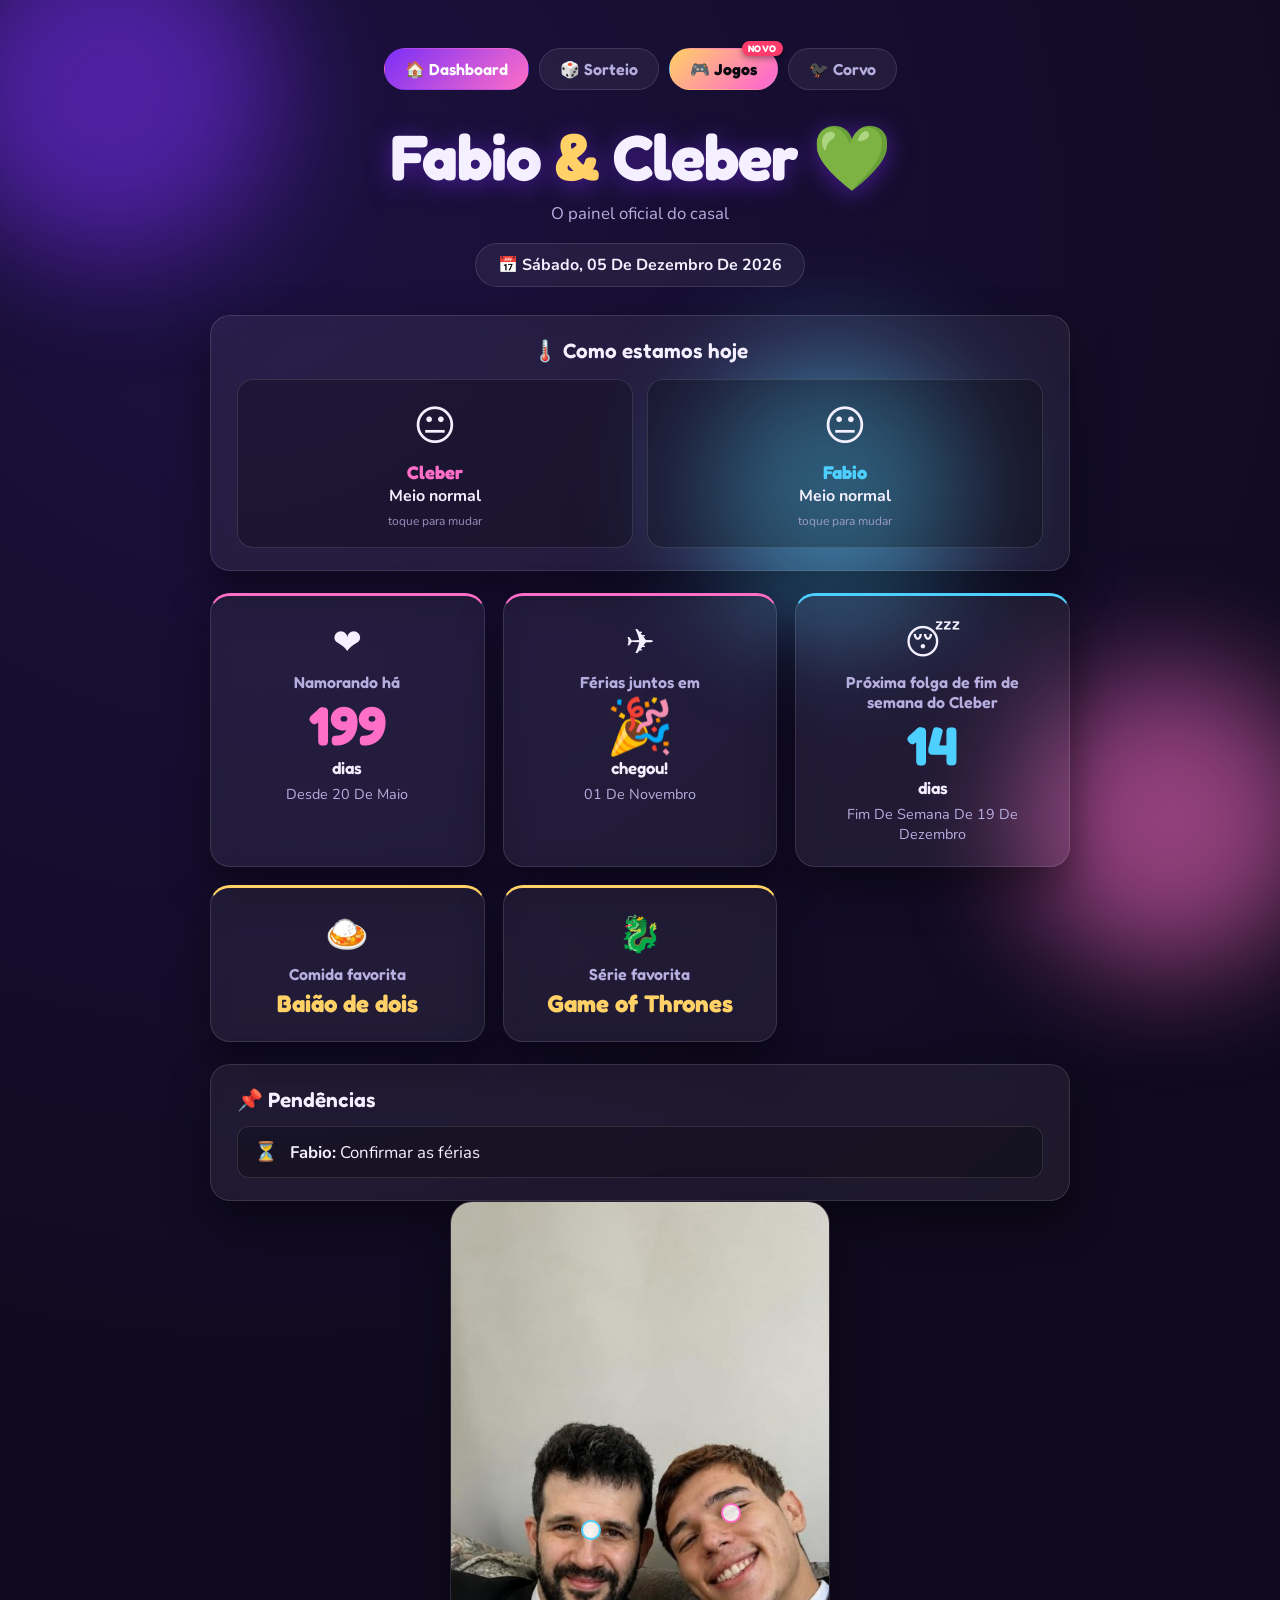
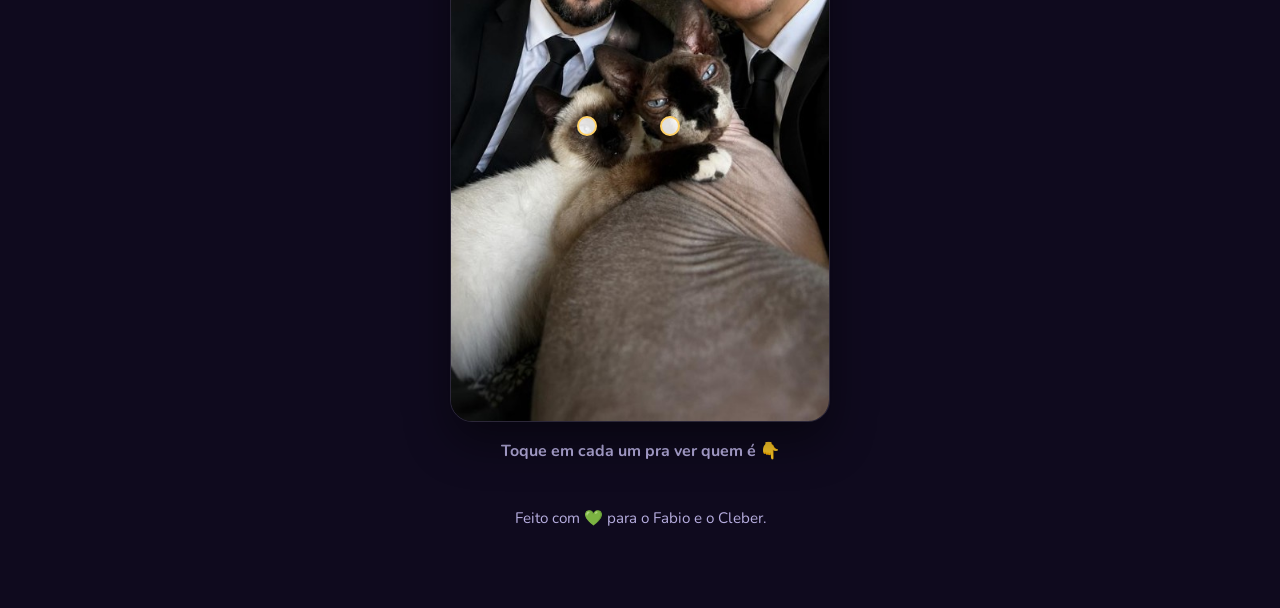
<file: index.html>
<!DOCTYPE html>
<html lang="pt-BR">
<head>
  <meta charset="UTF-8" />
  <meta name="viewport" content="width=device-width, initial-scale=1.0" />
  <meta http-equiv="Cache-Control" content="no-cache, no-store, must-revalidate" />
  <meta http-equiv="Pragma" content="no-cache" />
  <meta http-equiv="Expires" content="0" />
  <title>Dashboard · Fabio & Cleber 💚</title>
  <link rel="preconnect" href="https://fonts.googleapis.com" />
  <link rel="preconnect" href="https://fonts.gstatic.com" crossorigin />
  <link href="https://fonts.googleapis.com/css2?family=Fredoka:wght@400;500;600;700&family=Nunito:wght@400;700;800&display=swap" rel="stylesheet" />
  <script>
    // Cache-buster: GitHub Pages caches assets, so we load CSS/JS with a
    // changing version query to make sure the latest code always wins.
    window.__ASSET_VERSION__ = Date.now();
    (function () {
      var css = document.createElement("link");
      css.rel = "stylesheet";
      css.href = "style.css?v=" + window.__ASSET_VERSION__;
      document.head.appendChild(css);
    })();
  </script>
</head>
<body>
  <div class="bg-blobs" aria-hidden="true">
    <span class="blob b1"></span>
    <span class="blob b2"></span>
    <span class="blob b3"></span>
  </div>

  <main class="app">
    <nav class="nav">
      <a href="index.html" class="nav-link active">🏠 Dashboard</a>
      <a href="sorteio.html" class="nav-link">🎲 Sorteio</a>
      <a href="roleta.html" class="nav-link">🎡 Roleta</a>
      <a href="jogos.html" class="nav-link nav-hot">🎮 Jogos</a>
      <a href="recadinho.html" class="nav-link">🐦‍⬛ Corvo</a>
    </nav>

    <header class="header">
      <h1 class="title">Fabio <span class="accent">&amp;</span> Cleber 💚</h1>
      <p class="subtitle">O painel oficial do casal</p>
      <div class="today" id="today"></div>
    </header>

    <section class="events-panel" id="events"></section>

    <section class="feelings-panel" id="feelings"></section>

    <section class="grid dashboard-grid" id="dashboard"></section>

    <section class="pendings-panel" id="pendings"></section>

    <section class="photo-panel" id="photo"></section>

    <footer class="footer">
      <p>Feito com 💚 para o Fabio e o Cleber.</p>
    </footer>
  </main>

  <div class="confetti" id="confetti" aria-hidden="true"></div>

  <script>
    // Load scripts in order (config first) with the same cache-buster.
    (function () {
      var v = window.__ASSET_VERSION__;
      var scripts = ["config.js", "features.js", "dashboard.js", "notify.js"];
      (function load(i) {
        if (i >= scripts.length) return;
        var s = document.createElement("script");
        s.src = scripts[i] + "?v=" + v;
        s.onload = function () { load(i + 1); };
        document.body.appendChild(s);
      })(0);
    })();
  </script>
</body>
</html>
</file>
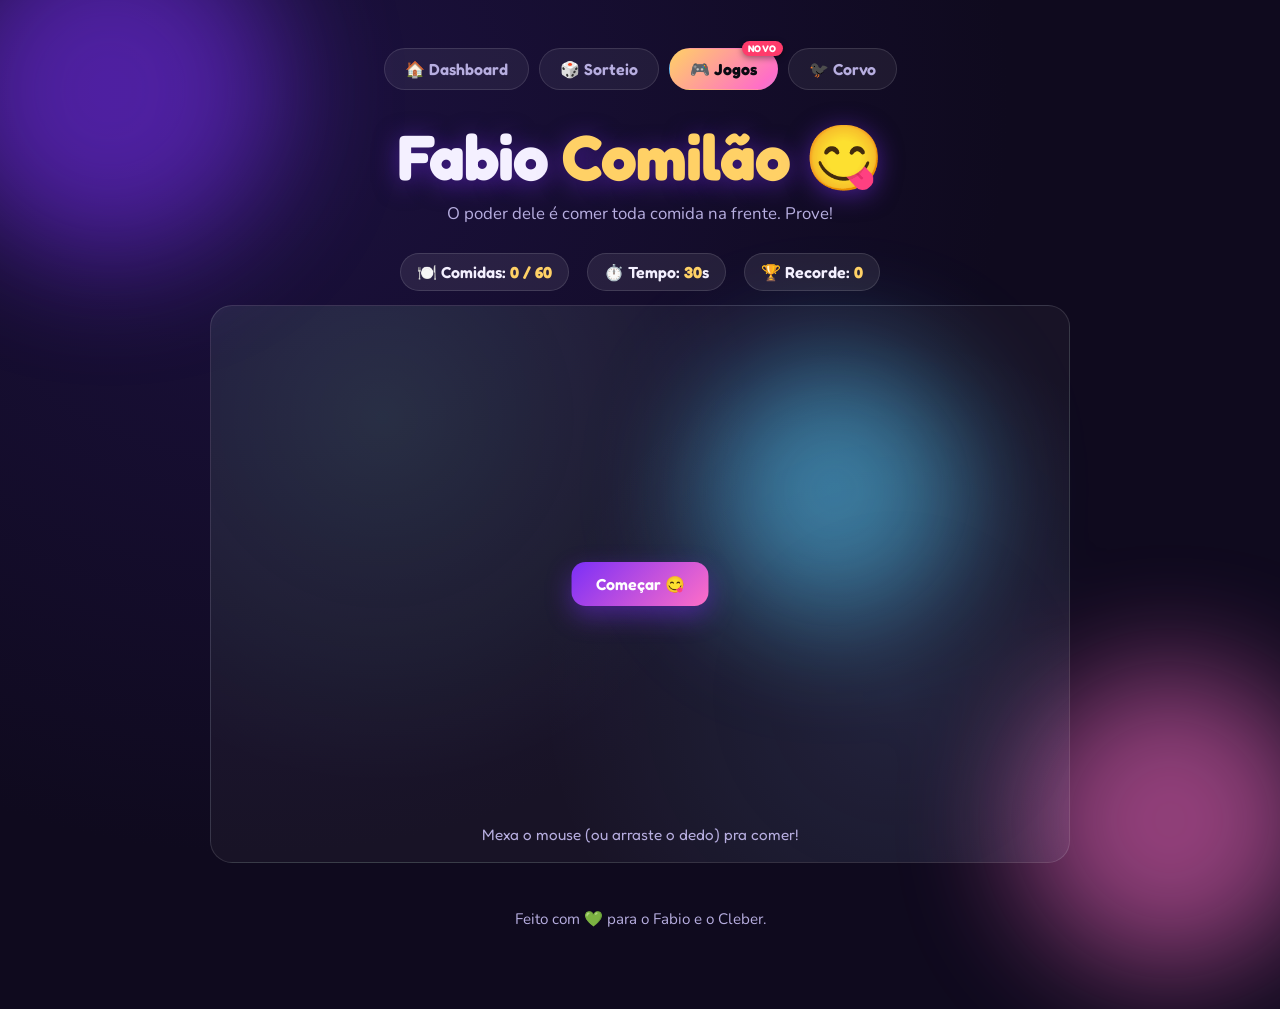
<file: comilao.html>
<!DOCTYPE html>
<html lang="pt-BR">
<head>
  <meta charset="UTF-8" />
  <meta name="viewport" content="width=device-width, initial-scale=1.0" />
  <meta http-equiv="Cache-Control" content="no-cache, no-store, must-revalidate" />
  <meta http-equiv="Pragma" content="no-cache" />
  <meta http-equiv="Expires" content="0" />
  <title>Fabio Comilão · Fabio & Cleber 😋</title>
  <link rel="preconnect" href="https://fonts.googleapis.com" />
  <link rel="preconnect" href="https://fonts.gstatic.com" crossorigin />
  <link href="https://fonts.googleapis.com/css2?family=Fredoka:wght@400;500;600;700&family=Nunito:wght@400;700;800&display=swap" rel="stylesheet" />
  <script>
    // Cache-buster: GitHub Pages caches assets, so we load CSS/JS with a
    // changing version query to make sure the latest code always wins.
    window.__ASSET_VERSION__ = Date.now();
    (function () {
      var css = document.createElement("link");
      css.rel = "stylesheet";
      css.href = "style.css?v=" + window.__ASSET_VERSION__;
      document.head.appendChild(css);
    })();
  </script>
</head>
<body>
  <div class="bg-blobs" aria-hidden="true">
    <span class="blob b1"></span>
    <span class="blob b2"></span>
    <span class="blob b3"></span>
  </div>

  <main class="app">
    <nav class="nav">
      <a href="index.html" class="nav-link">🏠 Dashboard</a>
      <a href="sorteio.html" class="nav-link">🎲 Sorteio</a>
      <a href="roleta.html" class="nav-link">🎡 Roleta</a>
      <a href="jogos.html" class="nav-link nav-hot active">🎮 Jogos</a>
      <a href="recadinho.html" class="nav-link">🐦‍⬛ Corvo</a>
    </nav>

    <header class="header">
      <h1 class="title">Fabio <span class="accent">Comilão</span> 😋</h1>
      <p class="subtitle">O poder dele é comer toda comida na frente. Prove!</p>
    </header>

    <section class="game-panel">
      <div class="game-hud">
        <span class="game-stat">🍽️ Comidas: <b id="score">0</b></span>
        <span class="game-stat">⏱️ Tempo: <b id="time">30</b>s</span>
        <span class="game-stat">🏆 Recorde: <b id="record">0</b></span>
      </div>
      <div class="game-area" id="game-area">
        <img class="game-player" id="player" alt="Fabio" />
        <div class="game-hint" id="game-hint">Mexa o mouse (ou arraste o dedo) pra comer!</div>
        <button class="btn btn-primary game-start" id="start">Começar 😋</button>
      </div>
    </section>

    <footer class="footer">
      <p>Feito com 💚 para o Fabio e o Cleber.</p>
    </footer>
  </main>

  <script>
    // Load scripts in order (config first) with the same cache-buster.
    (function () {
      var v = window.__ASSET_VERSION__;
      var scripts = ["config.js", "features.js", "comilao.js"];
      (function load(i) {
        if (i >= scripts.length) return;
        var s = document.createElement("script");
        s.src = scripts[i] + "?v=" + v;
        s.onload = function () { load(i + 1); };
        document.body.appendChild(s);
      })(0);
    })();
  </script>
</body>
</html>
</file>
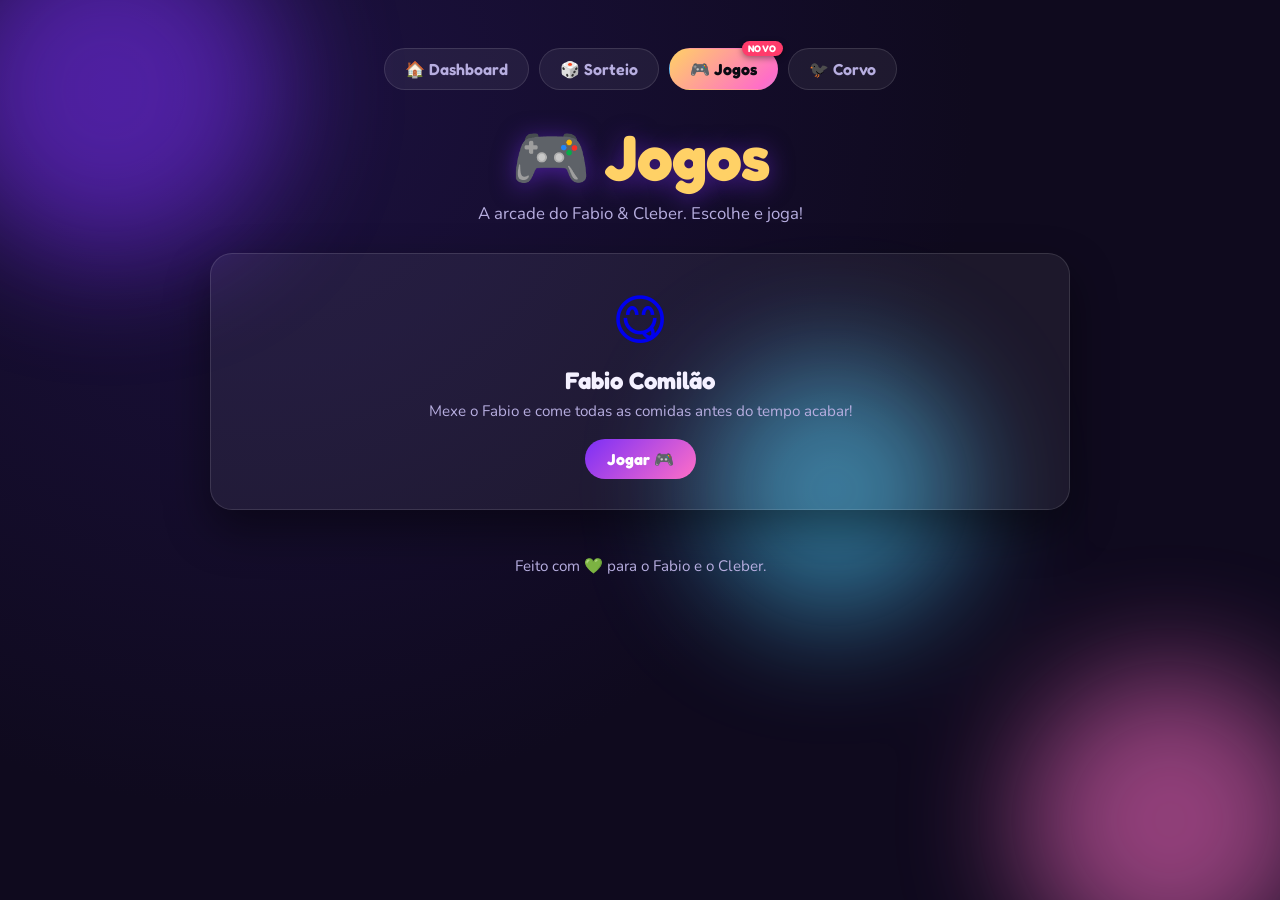
<file: jogos.html>
<!DOCTYPE html>
<html lang="pt-BR">
<head>
  <meta charset="UTF-8" />
  <meta name="viewport" content="width=device-width, initial-scale=1.0" />
  <meta http-equiv="Cache-Control" content="no-cache, no-store, must-revalidate" />
  <meta http-equiv="Pragma" content="no-cache" />
  <meta http-equiv="Expires" content="0" />
  <title>Jogos · Fabio & Cleber 🎮</title>
  <link rel="preconnect" href="https://fonts.googleapis.com" />
  <link rel="preconnect" href="https://fonts.gstatic.com" crossorigin />
  <link href="https://fonts.googleapis.com/css2?family=Fredoka:wght@400;500;600;700&family=Nunito:wght@400;700;800&display=swap" rel="stylesheet" />
  <script>
    // Cache-buster: GitHub Pages caches assets, so we load CSS/JS with a
    // changing version query to make sure the latest code always wins.
    window.__ASSET_VERSION__ = Date.now();
    (function () {
      var css = document.createElement("link");
      css.rel = "stylesheet";
      css.href = "style.css?v=" + window.__ASSET_VERSION__;
      document.head.appendChild(css);
    })();
  </script>
</head>
<body>
  <div class="bg-blobs" aria-hidden="true">
    <span class="blob b1"></span>
    <span class="blob b2"></span>
    <span class="blob b3"></span>
  </div>

  <main class="app">
    <nav class="nav">
      <a href="index.html" class="nav-link">🏠 Dashboard</a>
      <a href="sorteio.html" class="nav-link">🎲 Sorteio</a>
      <a href="roleta.html" class="nav-link">🎡 Roleta</a>
      <a href="jogos.html" class="nav-link nav-hot active">🎮 Jogos</a>
      <a href="recadinho.html" class="nav-link">🐦‍⬛ Corvo</a>
    </nav>

    <header class="header">
      <h1 class="title">🎮 <span class="accent">Jogos</span></h1>
      <p class="subtitle">A arcade do Fabio &amp; Cleber. Escolhe e joga!</p>
    </header>

    <section class="games-grid">
      <a href="comilao.html" class="game-card">
        <div class="game-card-emoji">😋</div>
        <h2 class="game-card-title">Fabio Comilão</h2>
        <p class="game-card-desc">Mexe o Fabio e come todas as comidas antes do tempo acabar!</p>
        <span class="game-card-cta">Jogar 🎮</span>
      </a>
    </section>

    <footer class="footer">
      <p>Feito com 💚 para o Fabio e o Cleber.</p>
    </footer>
  </main>

  <script>
    // Load scripts in order (config first) with the same cache-buster.
    (function () {
      var v = window.__ASSET_VERSION__;
      var scripts = ["config.js", "features.js"];
      (function load(i) {
        if (i >= scripts.length) return;
        var s = document.createElement("script");
        s.src = scripts[i] + "?v=" + v;
        s.onload = function () { load(i + 1); };
        document.body.appendChild(s);
      })(0);
    })();
  </script>
</body>
</html>
</file>
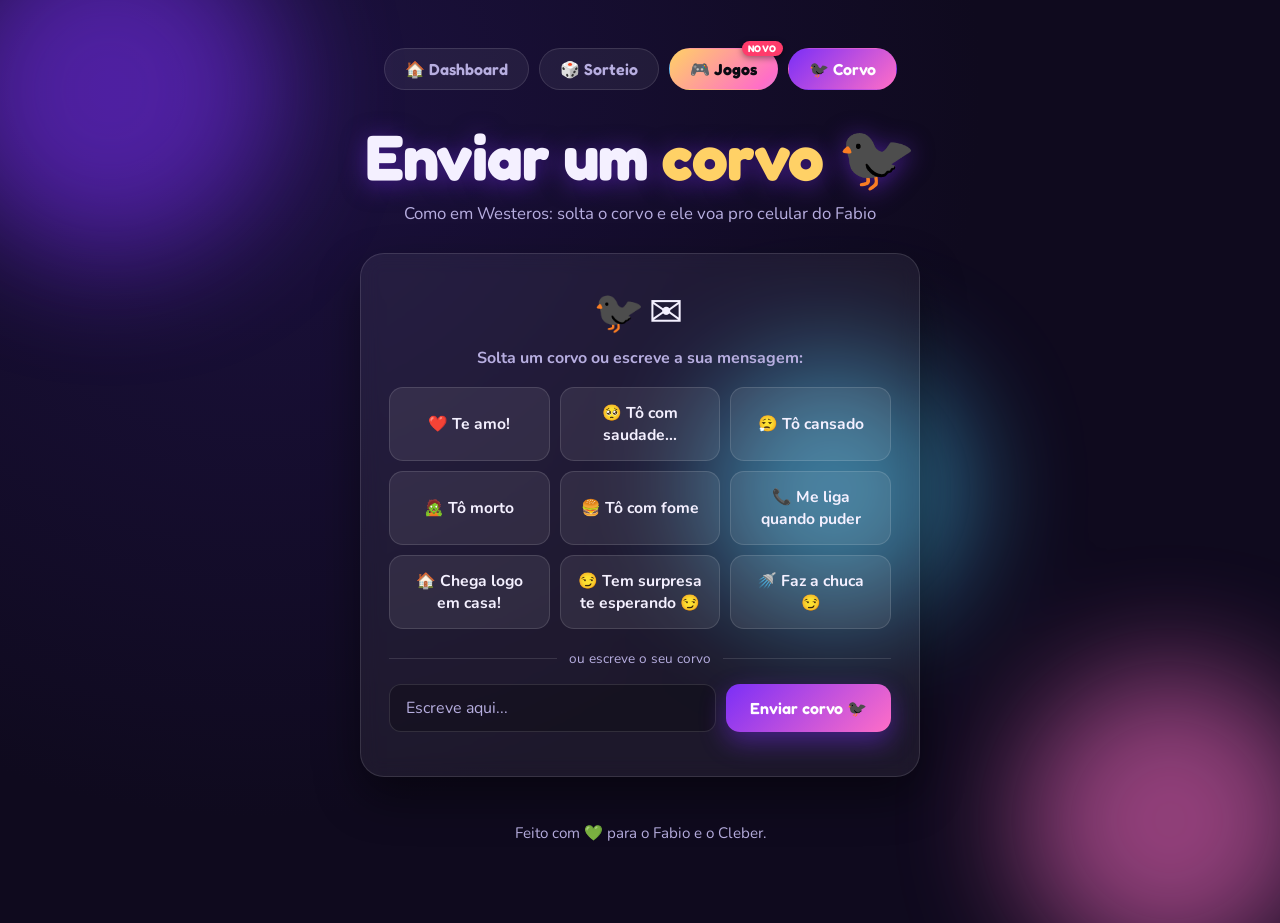
<file: recadinho.html>
<!DOCTYPE html>
<html lang="pt-BR">
<head>
  <meta charset="UTF-8" />
  <meta name="viewport" content="width=device-width, initial-scale=1.0" />
  <meta http-equiv="Cache-Control" content="no-cache, no-store, must-revalidate" />
  <meta http-equiv="Pragma" content="no-cache" />
  <meta http-equiv="Expires" content="0" />
  <title>Enviar um corvo · Fabio & Cleber 🐦‍⬛</title>
  <link rel="preconnect" href="https://fonts.googleapis.com" />
  <link rel="preconnect" href="https://fonts.gstatic.com" crossorigin />
  <link href="https://fonts.googleapis.com/css2?family=Fredoka:wght@400;500;600;700&family=Nunito:wght@400;700;800&display=swap" rel="stylesheet" />
  <script>
    // Cache-buster: GitHub Pages caches assets, so we load CSS/JS with a
    // changing version query to make sure the latest code always wins.
    window.__ASSET_VERSION__ = Date.now();
    (function () {
      var css = document.createElement("link");
      css.rel = "stylesheet";
      css.href = "style.css?v=" + window.__ASSET_VERSION__;
      document.head.appendChild(css);
    })();
  </script>
</head>
<body>
  <div class="bg-blobs" aria-hidden="true">
    <span class="blob b1"></span>
    <span class="blob b2"></span>
    <span class="blob b3"></span>
  </div>

  <main class="app">
    <nav class="nav">
      <a href="index.html" class="nav-link">🏠 Dashboard</a>
      <a href="sorteio.html" class="nav-link">🎲 Sorteio</a>
      <a href="roleta.html" class="nav-link">🎡 Roleta</a>
      <a href="jogos.html" class="nav-link nav-hot">🎮 Jogos</a>
      <a href="recadinho.html" class="nav-link active">🐦‍⬛ Corvo</a>
    </nav>

    <header class="header">
      <h1 class="title">Enviar um <span class="accent">corvo</span> 🐦‍⬛</h1>
      <p class="subtitle">Como em Westeros: solta o corvo e ele voa pro celular do Fabio</p>
    </header>

    <section class="notify-panel" id="notify"></section>

    <footer class="footer">
      <p>Feito com 💚 para o Fabio e o Cleber.</p>
    </footer>
  </main>

  <script>
    // Load scripts in order (config first) with the same cache-buster.
    (function () {
      var v = window.__ASSET_VERSION__;
      var scripts = ["config.js", "features.js", "notify.js"];
      (function load(i) {
        if (i >= scripts.length) return;
        var s = document.createElement("script");
        s.src = scripts[i] + "?v=" + v;
        s.onload = function () { load(i + 1); };
        document.body.appendChild(s);
      })(0);
    })();
  </script>
</body>
</html>
</file>
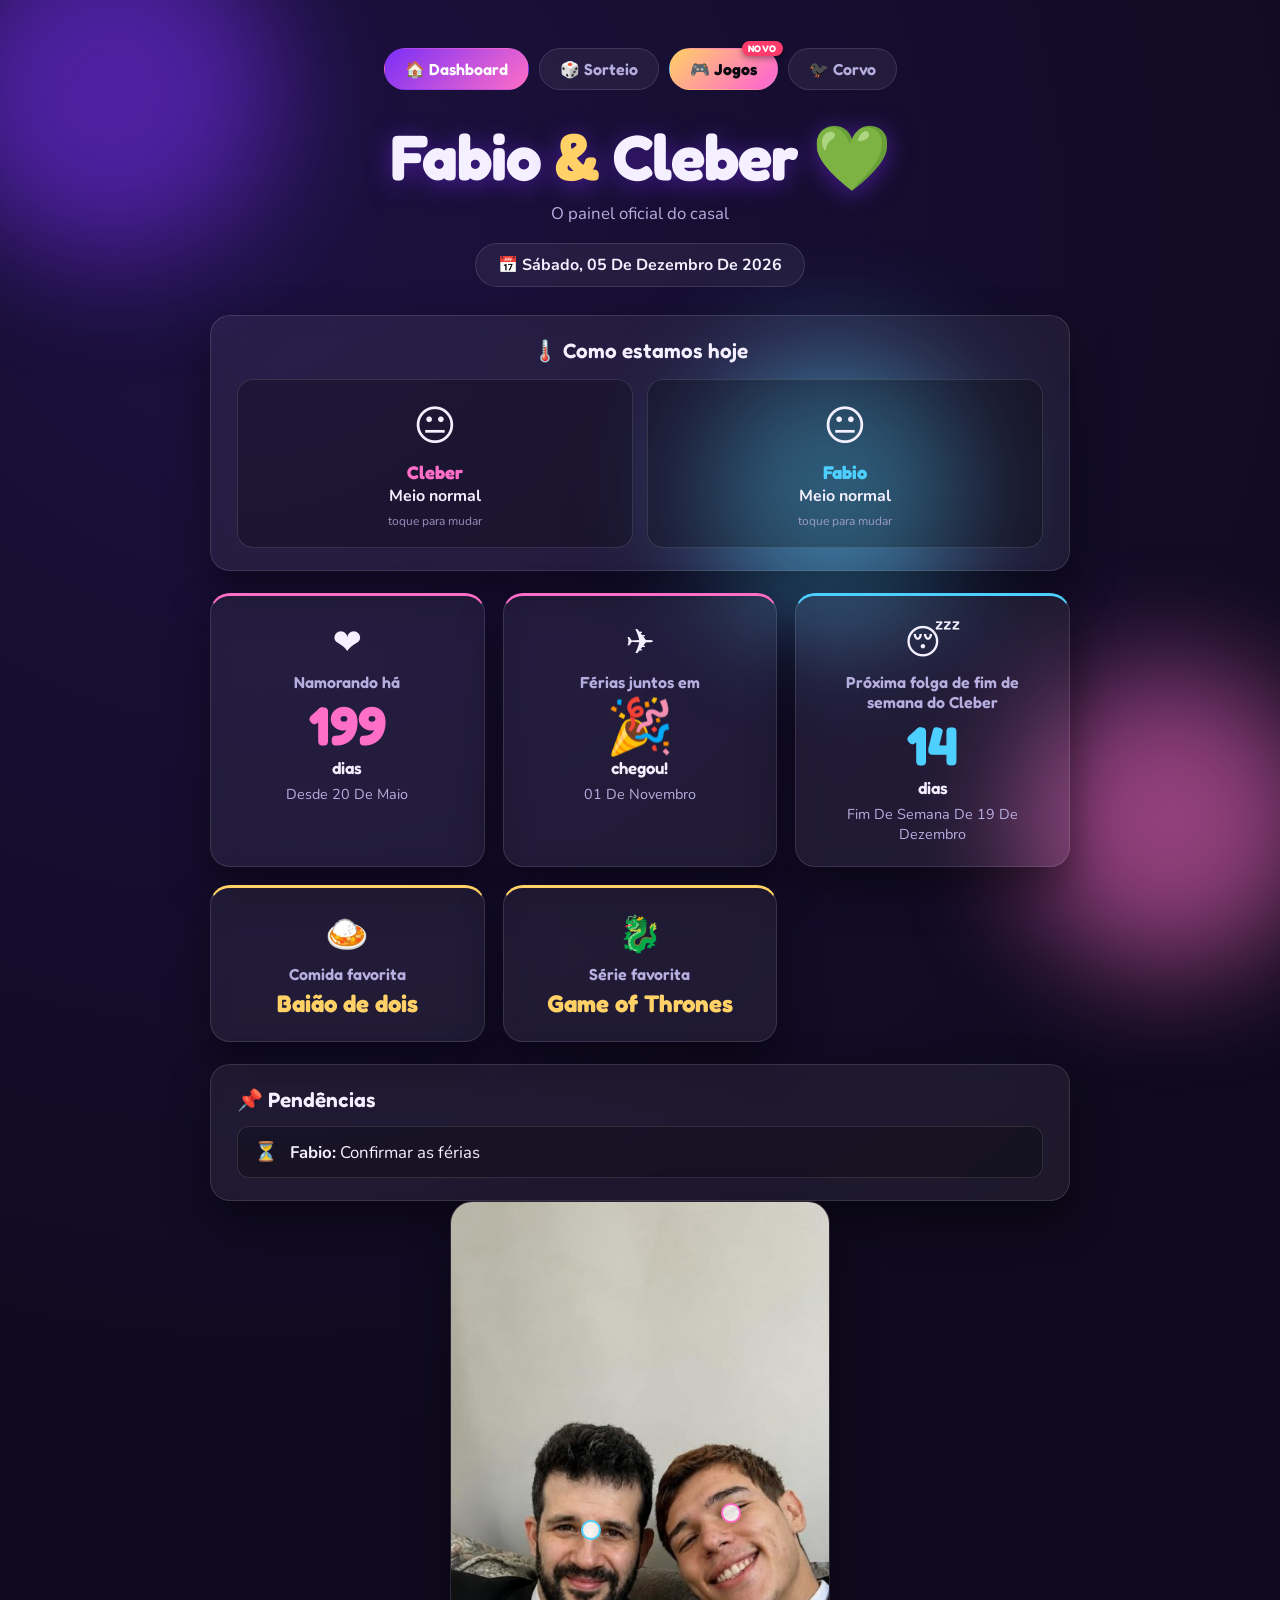
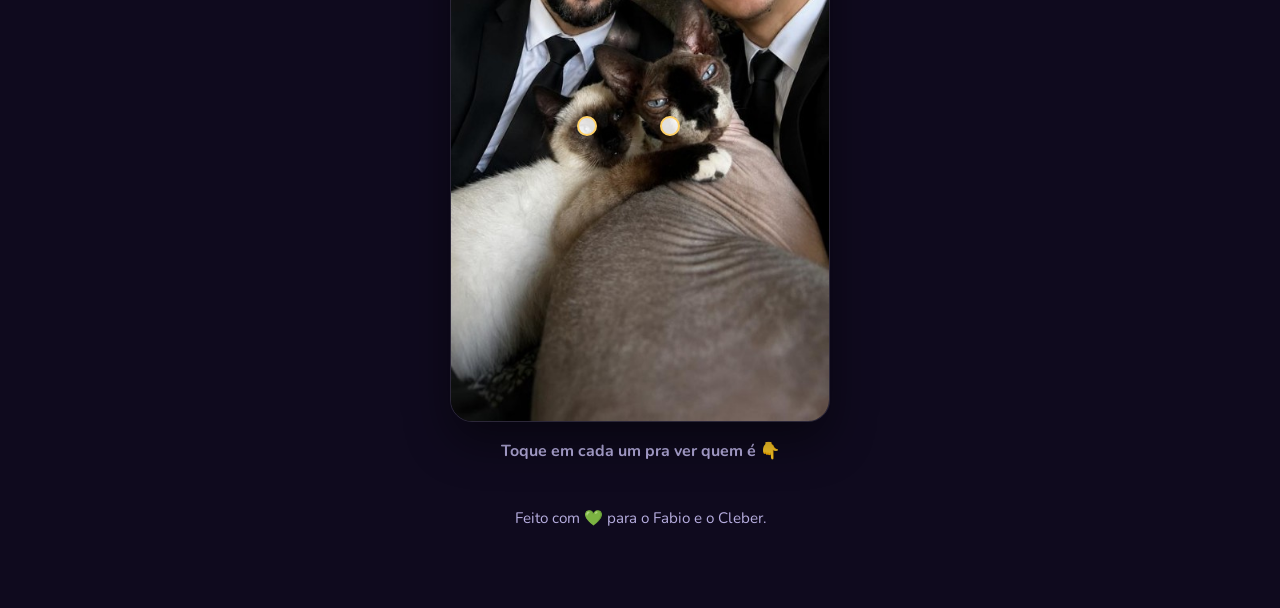
<file: roleta.html>
<!DOCTYPE html>
<html lang="pt-BR">
<head>
  <meta charset="UTF-8" />
  <meta name="viewport" content="width=device-width, initial-scale=1.0" />
  <meta http-equiv="Cache-Control" content="no-cache, no-store, must-revalidate" />
  <meta http-equiv="Pragma" content="no-cache" />
  <meta http-equiv="Expires" content="0" />
  <title>Roleta · Fabio & Cleber 🎡</title>
  <link rel="preconnect" href="https://fonts.googleapis.com" />
  <link rel="preconnect" href="https://fonts.gstatic.com" crossorigin />
  <link href="https://fonts.googleapis.com/css2?family=Fredoka:wght@400;500;600;700&family=Nunito:wght@400;700;800&display=swap" rel="stylesheet" />
  <script>
    // Cache-buster: GitHub Pages caches assets, so we load CSS/JS with a
    // changing version query to make sure the latest code always wins.
    window.__ASSET_VERSION__ = Date.now();
    (function () {
      var css = document.createElement("link");
      css.rel = "stylesheet";
      css.href = "style.css?v=" + window.__ASSET_VERSION__;
      document.head.appendChild(css);
    })();
  </script>
</head>
<body>
  <div class="bg-blobs" aria-hidden="true">
    <span class="blob b1"></span>
    <span class="blob b2"></span>
    <span class="blob b3"></span>
  </div>

  <main class="app">
    <nav class="nav">
      <a href="index.html" class="nav-link">🏠 Dashboard</a>
      <a href="sorteio.html" class="nav-link">🎲 Sorteio</a>
      <a href="roleta.html" class="nav-link active">🎡 Roleta</a>
      <a href="recadinho.html" class="nav-link">🐦‍⬛ Corvo</a>
    </nav>

    <header class="header">
      <h1 class="title">A Roleta <span class="accent">Secreta</span> 🎡</h1>
      <p class="subtitle">Ninguém sabe o que vem... gira e descobre 👀</p>
    </header>

    <section class="roulette-panel">
      <div class="roulette-stage">
        <div class="roulette-pointer" aria-hidden="true"></div>
        <canvas id="wheel" width="340" height="340"></canvas>
      </div>
      <button class="btn btn-primary" id="spin">Girar 🎡</button>
      <div class="roulette-result" id="roulette-result">Gira pra ver!</div>
      <div class="roulette-spins" id="roulette-spins"></div>
    </section>

    <footer class="footer">
      <p>Feito com 💚 para o Fabio e o Cleber.</p>
    </footer>
  </main>

  <div class="confetti" id="confetti" aria-hidden="true"></div>

  <script>
    // Load scripts in order (config first) with the same cache-buster.
    (function () {
      var v = window.__ASSET_VERSION__;
      var scripts = ["config.js", "features.js", "roleta.js"];
      (function load(i) {
        if (i >= scripts.length) return;
        var s = document.createElement("script");
        s.src = scripts[i] + "?v=" + v;
        s.onload = function () { load(i + 1); };
        document.body.appendChild(s);
      })(0);
    })();
  </script>
</body>
</html>
</file>
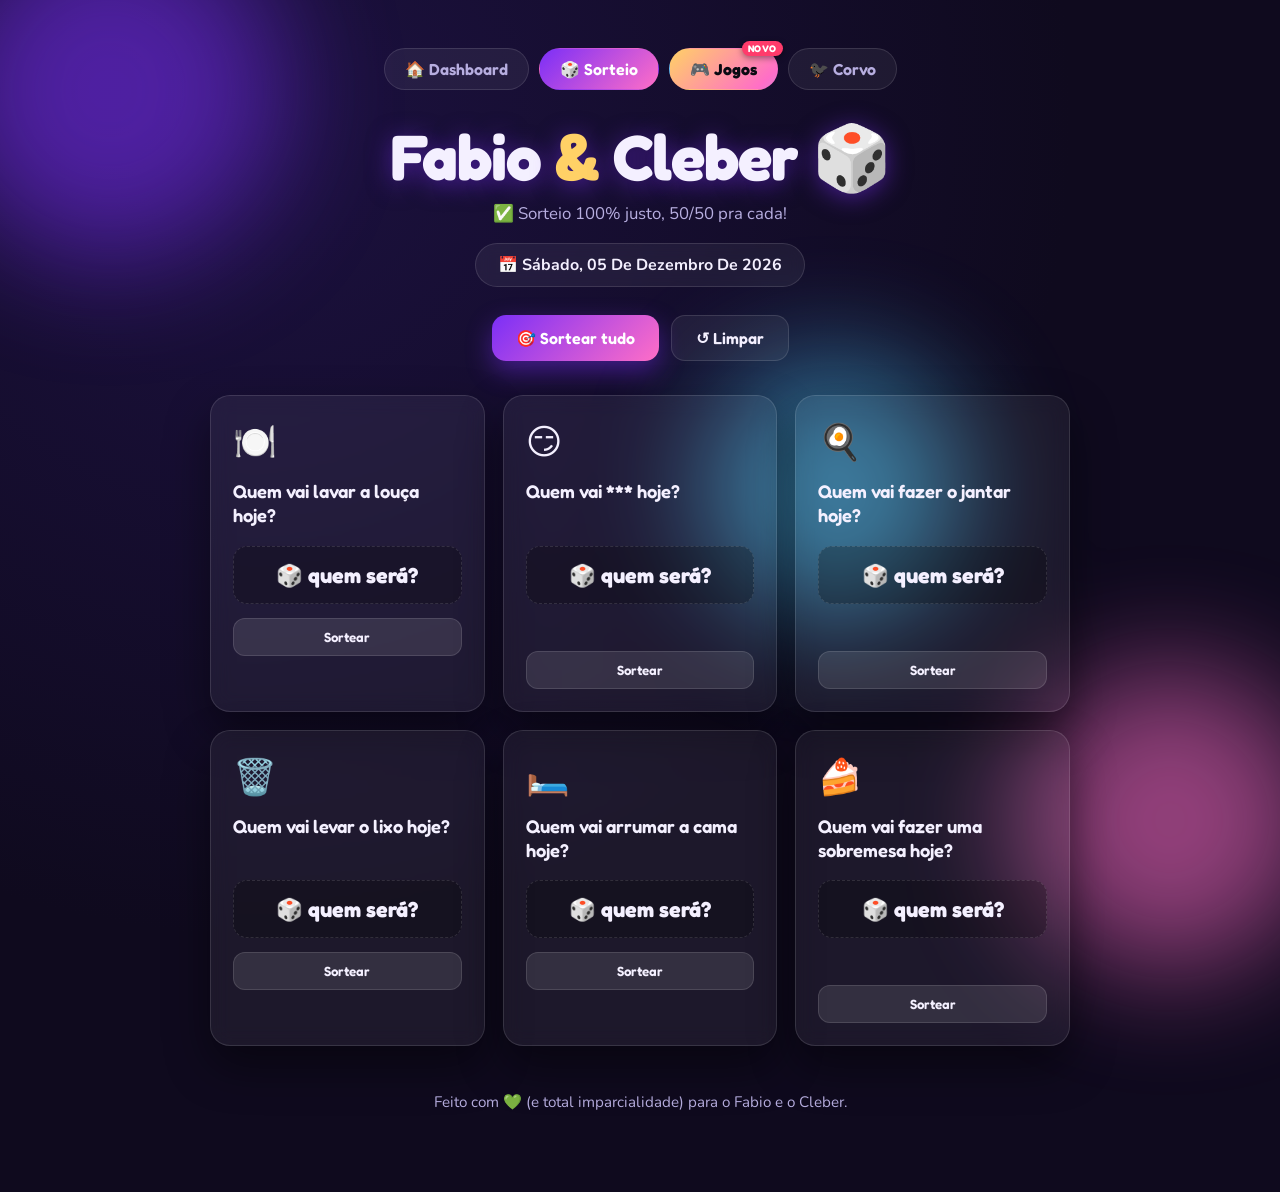
<file: sorteio.html>
<!DOCTYPE html>
<html lang="pt-BR">
<head>
  <meta charset="UTF-8" />
  <meta name="viewport" content="width=device-width, initial-scale=1.0" />
  <meta http-equiv="Cache-Control" content="no-cache, no-store, must-revalidate" />
  <meta http-equiv="Pragma" content="no-cache" />
  <meta http-equiv="Expires" content="0" />
  <title>Sorteio · Fabio & Cleber 🎲</title>
  <link rel="preconnect" href="https://fonts.googleapis.com" />
  <link rel="preconnect" href="https://fonts.gstatic.com" crossorigin />
  <link href="https://fonts.googleapis.com/css2?family=Fredoka:wght@400;500;600;700&family=Nunito:wght@400;700;800&display=swap" rel="stylesheet" />
  <script>
    // Cache-buster: GitHub Pages caches assets, so we load CSS/JS with a
    // changing version query to make sure the latest code always wins.
    window.__ASSET_VERSION__ = Date.now();
    (function () {
      var css = document.createElement("link");
      css.rel = "stylesheet";
      css.href = "style.css?v=" + window.__ASSET_VERSION__;
      document.head.appendChild(css);
    })();
  </script>
</head>
<body>
  <div class="bg-blobs" aria-hidden="true">
    <span class="blob b1"></span>
    <span class="blob b2"></span>
    <span class="blob b3"></span>
  </div>

  <main class="app">
    <nav class="nav">
      <a href="index.html" class="nav-link">🏠 Dashboard</a>
      <a href="sorteio.html" class="nav-link active">🎲 Sorteio</a>
      <a href="roleta.html" class="nav-link">🎡 Roleta</a>
      <a href="jogos.html" class="nav-link nav-hot">🎮 Jogos</a>
      <a href="recadinho.html" class="nav-link">🐦‍⬛ Corvo</a>
    </nav>

    <header class="header">
      <h1 class="title">Fabio <span class="accent">&amp;</span> Cleber 🎲</h1>
      <p class="subtitle">✅ Sorteio 100% justo, 50/50 pra cada!</p>
      <div class="today" id="today"></div>
    </header>

    <section class="controls">
      <button class="btn btn-primary" id="drawAll">🎯 Sortear tudo</button>
      <button class="btn btn-ghost" id="resetAll">↺ Limpar</button>
    </section>

    <section class="grid" id="grid"></section>

    <footer class="footer">
      <p>Feito com 💚 (e total imparcialidade) para o Fabio e o Cleber.</p>
    </footer>
  </main>

  <div class="confetti" id="confetti" aria-hidden="true"></div>

  <script>
    // Load scripts in order (config first) with the same cache-buster.
    (function () {
      var v = window.__ASSET_VERSION__;
      var scripts = ["config.js", "features.js", "app.js"];
      (function load(i) {
        if (i >= scripts.length) return;
        var s = document.createElement("script");
        s.src = scripts[i] + "?v=" + v;
        s.onload = function () { load(i + 1); };
        document.body.appendChild(s);
      })(0);
    })();
  </script>
</body>
</html>
</file>
